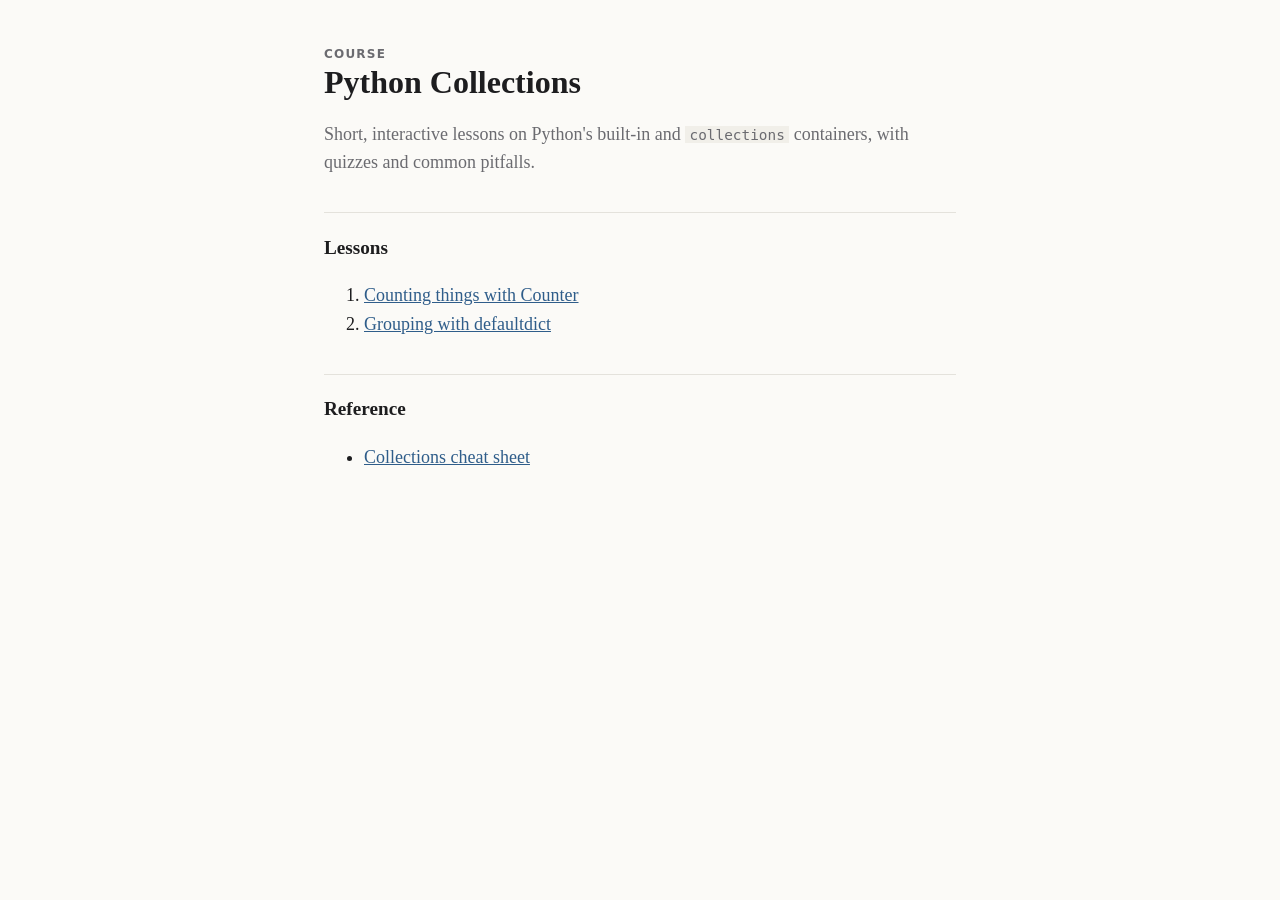
<file: index.html>
<!doctype html>
<html lang="en"><head><meta charset="utf-8"><meta name="viewport" content="width=device-width,initial-scale=1">
<title>Python Collections: Lessons</title><link rel="stylesheet" href="assets/style.css"></head>
<body><main>
<div class="kicker">Course</div>
<h1>Python Collections</h1>
<p class="lede">Short, interactive lessons on Python's built-in and <code>collections</code> containers, with quizzes and common pitfalls.</p>
<h2>Lessons</h2>
<ol>
<li><a href="lessons/0001-counting-with-counter.html">Counting things with Counter</a></li>
<li><a href="lessons/0002-grouping-with-defaultdict.html">Grouping with defaultdict</a></li>
</ol>
<h2>Reference</h2>
<ul><li><a href="reference/collections-cheatsheet.html">Collections cheat sheet</a></li></ul>
</main></body></html>
</file>
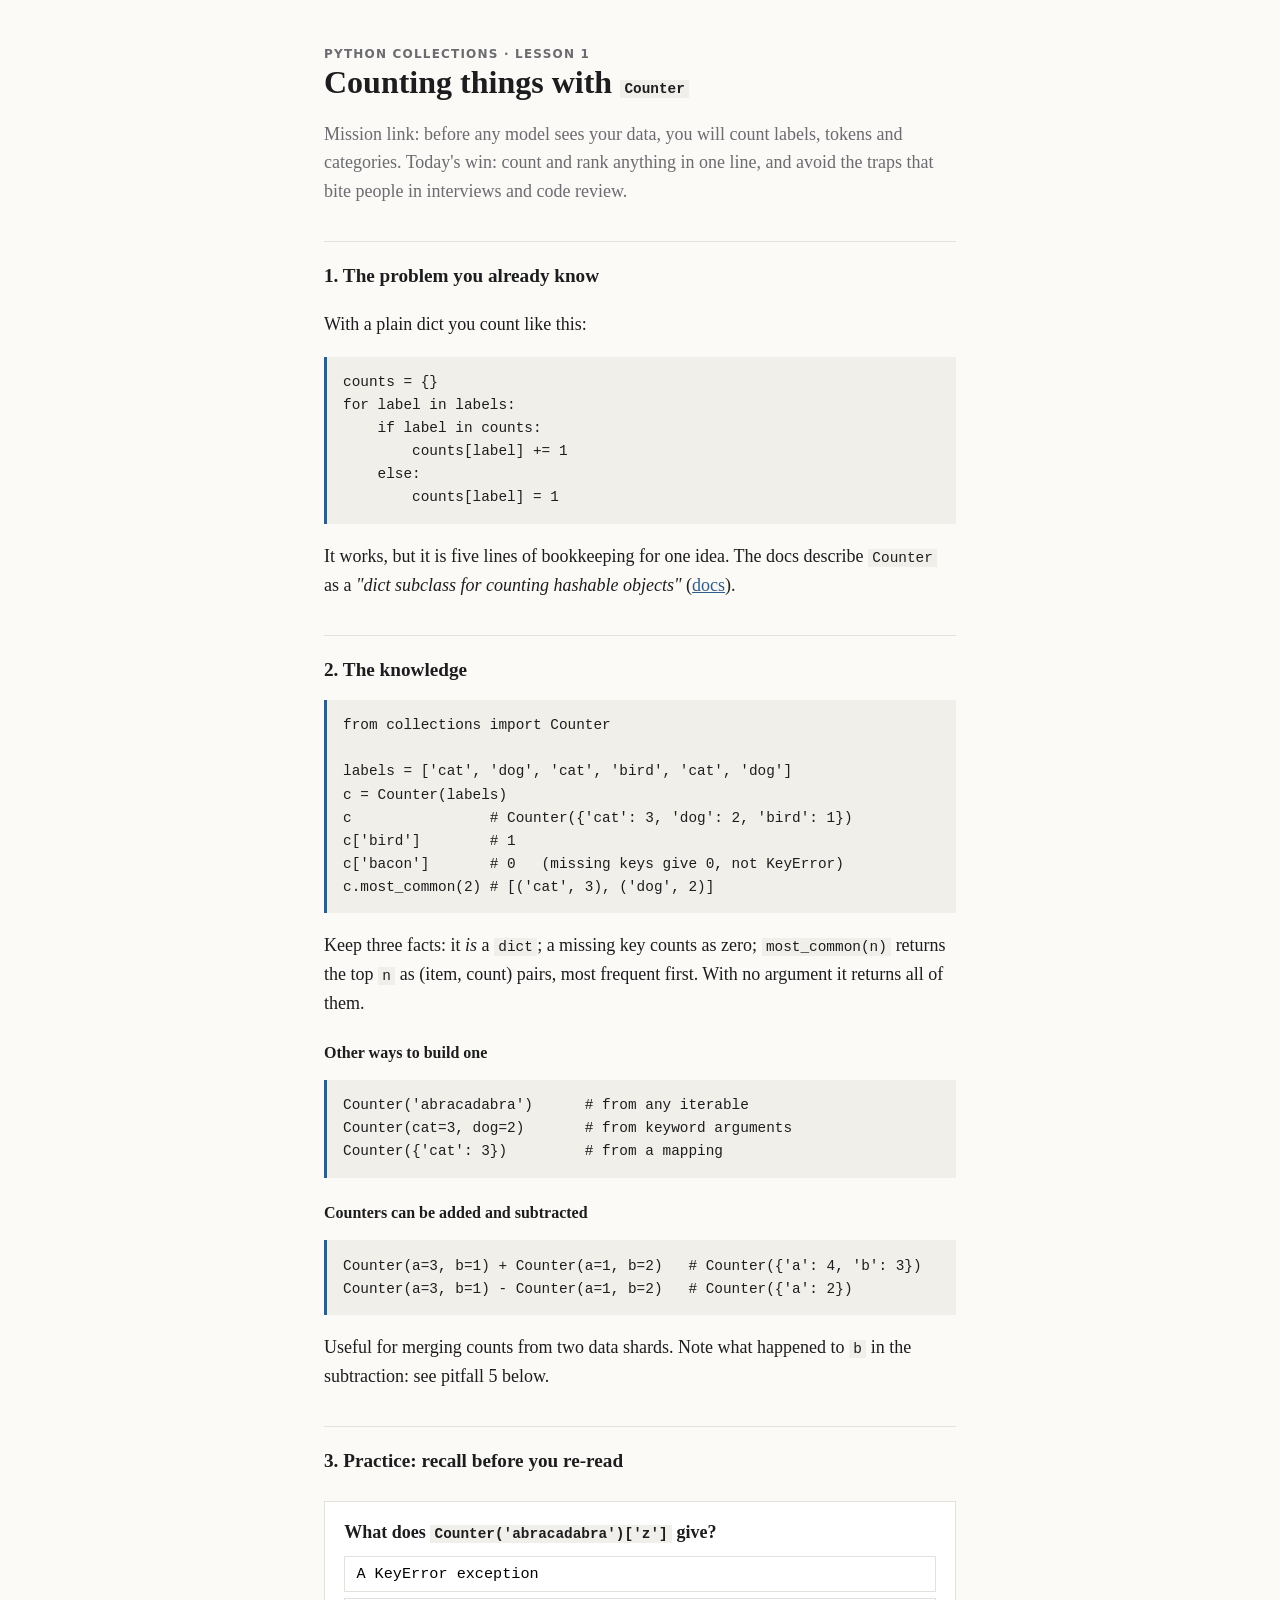
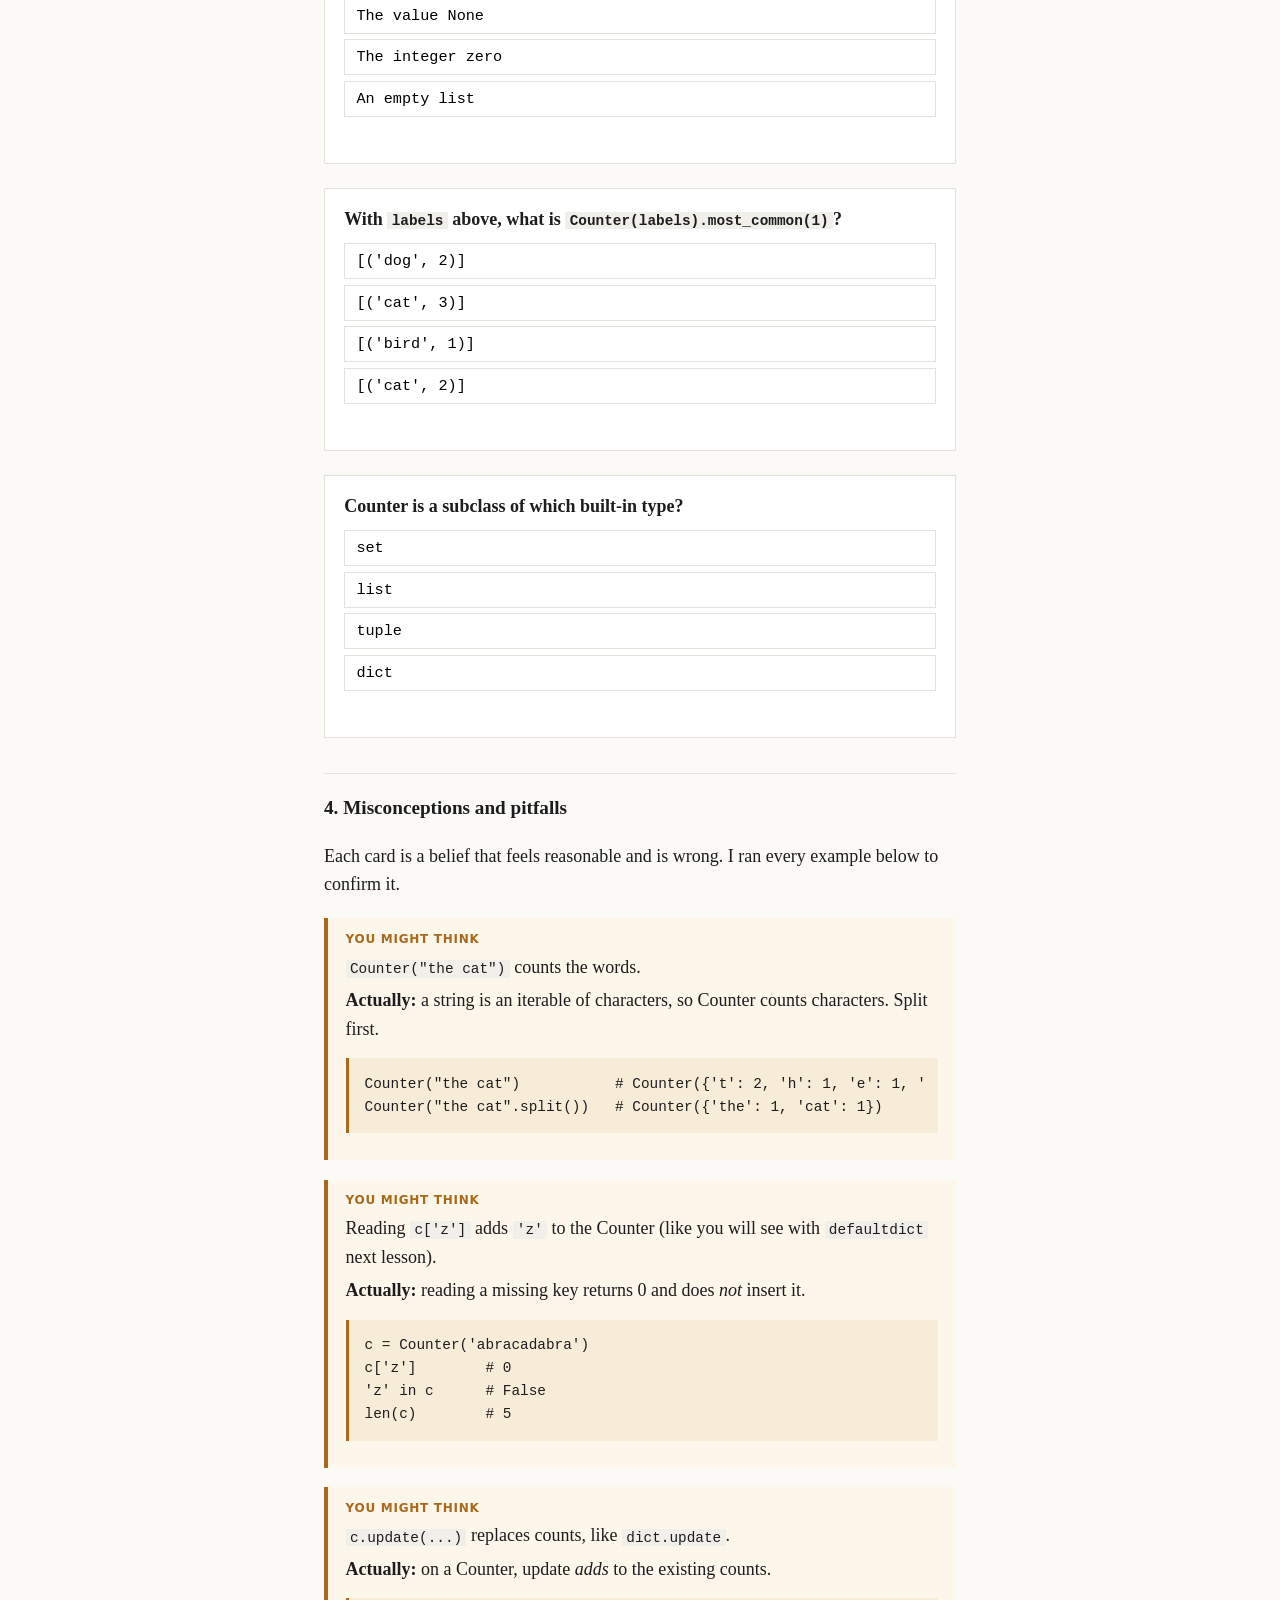
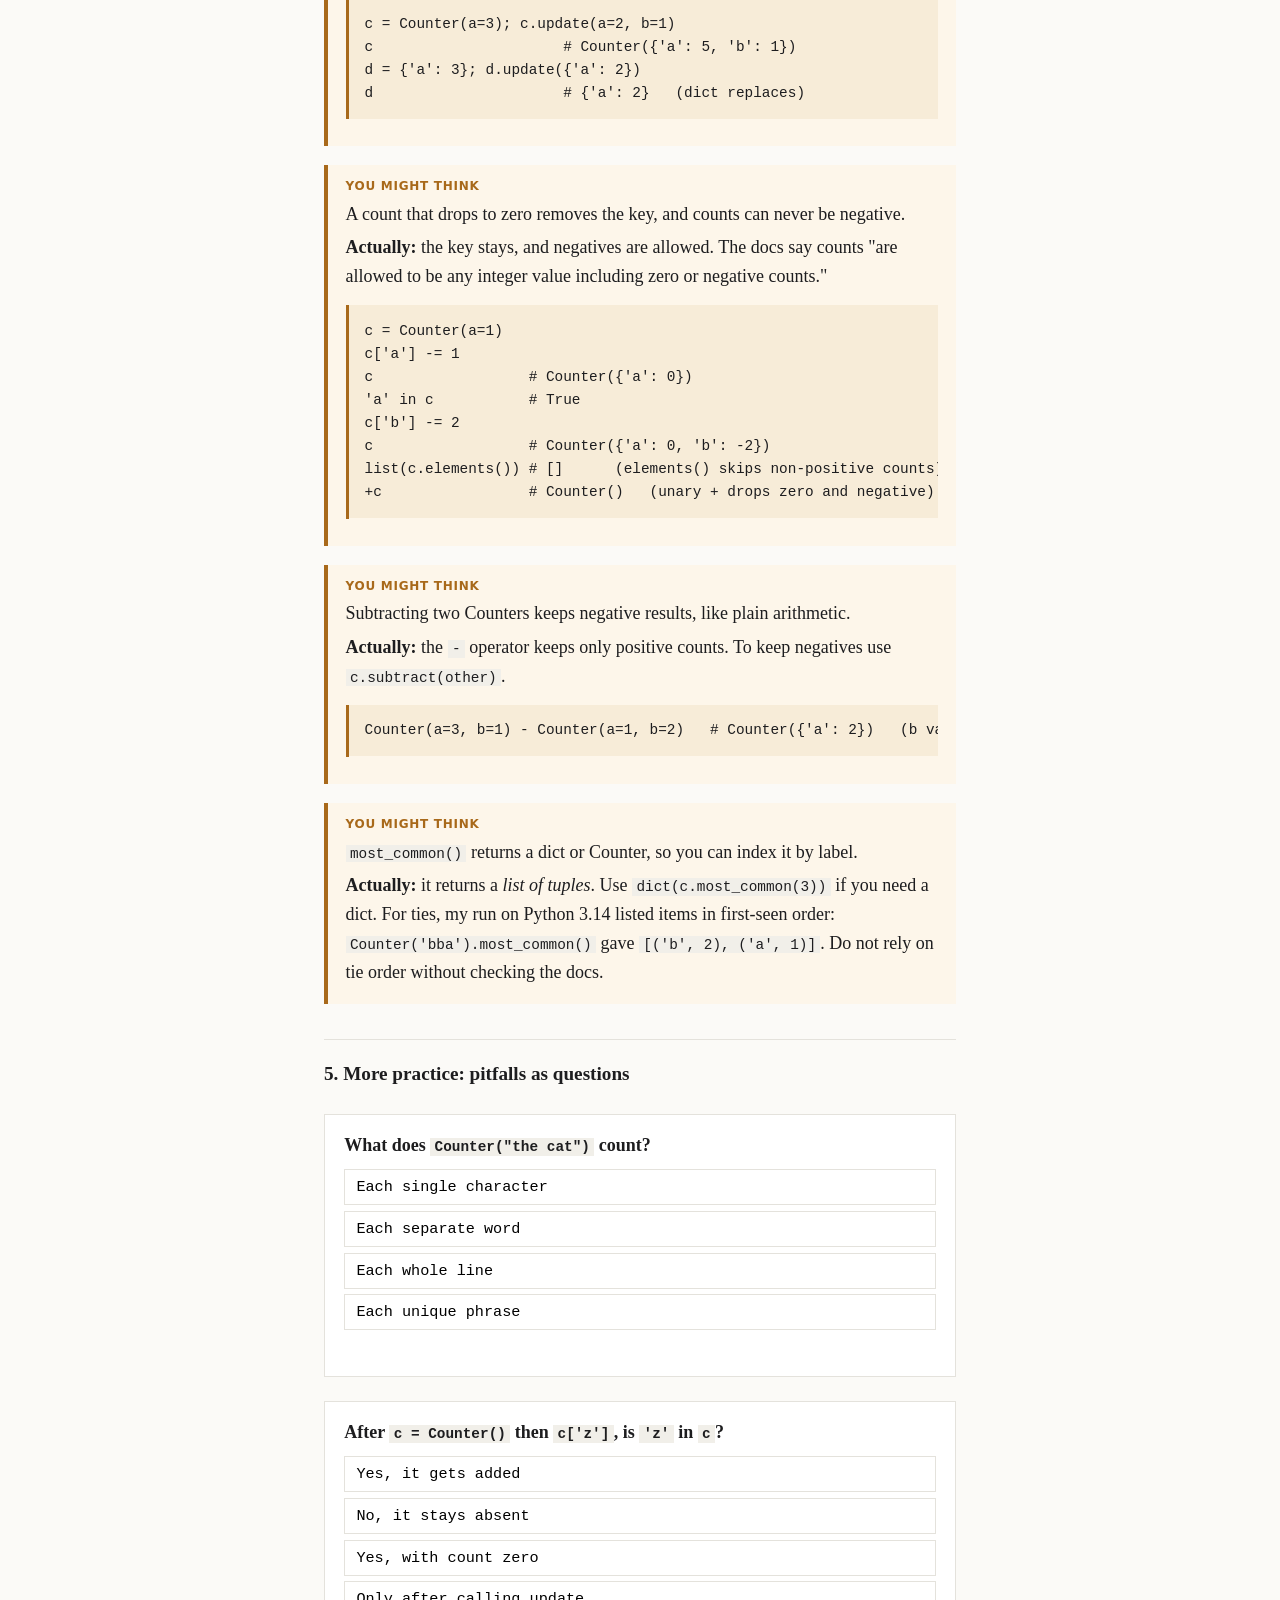
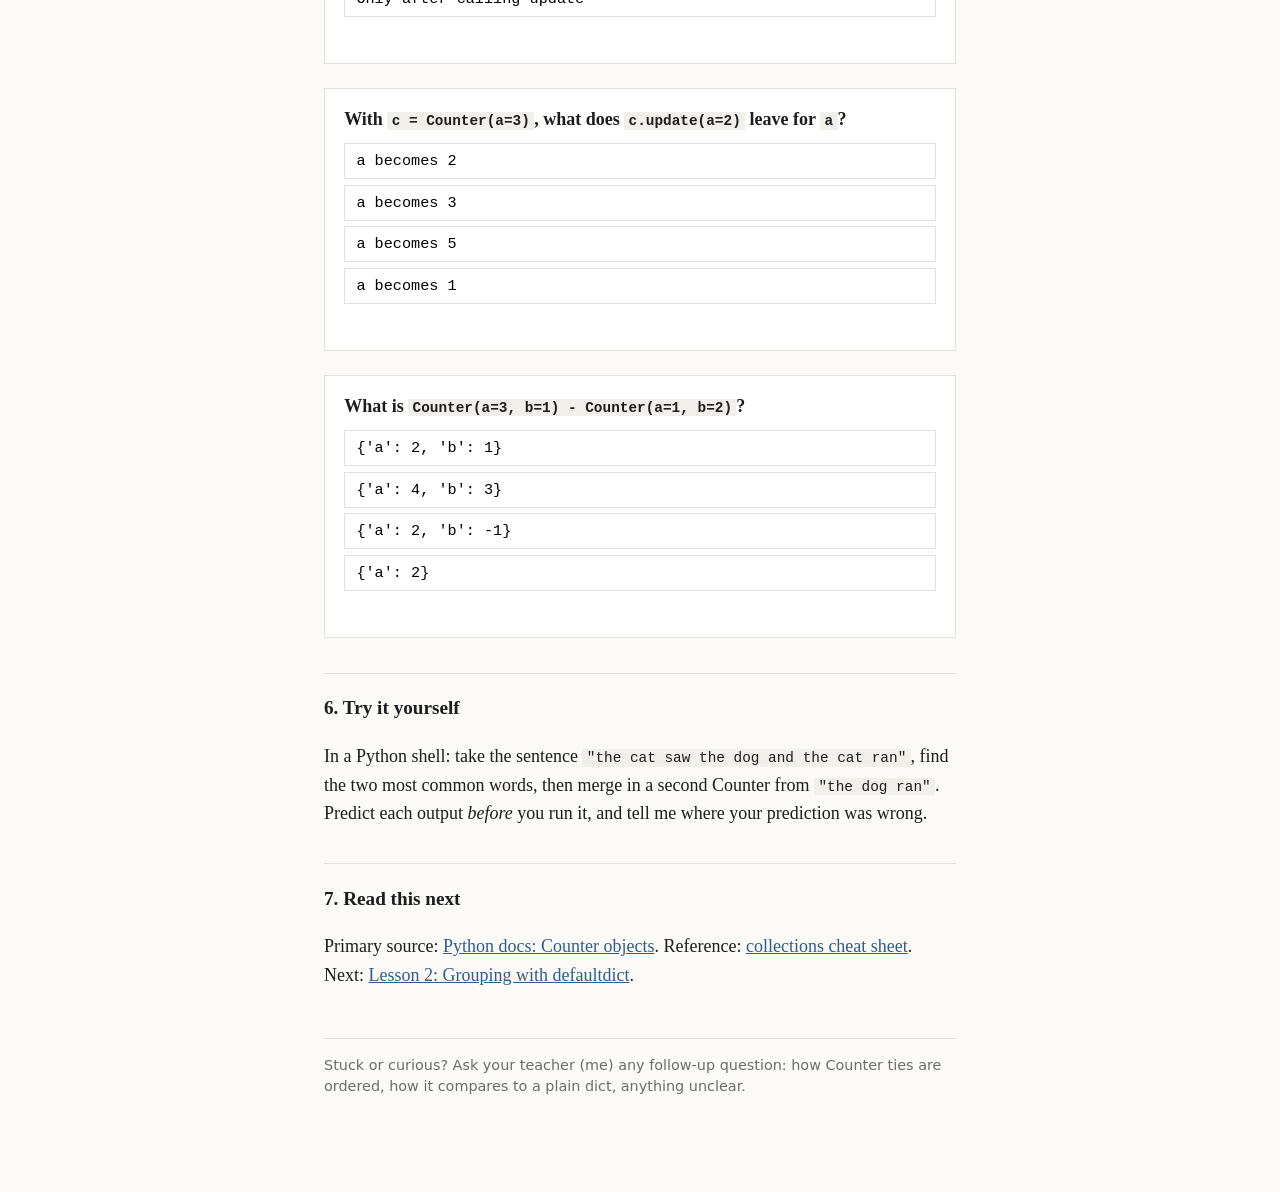
<file: lessons/0001-counting-with-counter.html>
<!doctype html>
<html lang="en"><head><meta charset="utf-8"><meta name="viewport" content="width=device-width,initial-scale=1">
<title>Lesson 1: Counting with Counter</title><link rel="stylesheet" href="../assets/style.css"></head>
<body><main>
<div class="kicker">Python Collections · Lesson 1</div>
<h1>Counting things with <code>Counter</code></h1>
<p class="lede">Mission link: before any model sees your data, you will count labels, tokens and categories. Today's win: count and rank anything in one line, and avoid the traps that bite people in interviews and code review.</p>

<h2>1. The problem you already know</h2>
<p>With a plain dict you count like this:</p>
<pre><code>counts = {}
for label in labels:
    if label in counts:
        counts[label] += 1
    else:
        counts[label] = 1</code></pre>
<p>It works, but it is five lines of bookkeeping for one idea. The docs describe <code>Counter</code> as a <em>"dict subclass for counting hashable objects"</em> (<a href="https://docs.python.org/3/library/collections.html#counter-objects">docs</a>).</p>

<h2>2. The knowledge</h2>
<pre><code>from collections import Counter

labels = ['cat', 'dog', 'cat', 'bird', 'cat', 'dog']
c = Counter(labels)
c                # Counter({'cat': 3, 'dog': 2, 'bird': 1})
c['bird']        # 1
c['bacon']       # 0   (missing keys give 0, not KeyError)
c.most_common(2) # [('cat', 3), ('dog', 2)]</code></pre>
<p>Keep three facts: it <em>is</em> a <code>dict</code>; a missing key counts as zero; <code>most_common(n)</code> returns the top <code>n</code> as (item, count) pairs, most frequent first. With no argument it returns all of them.</p>

<h3>Other ways to build one</h3>
<pre><code>Counter('abracadabra')      # from any iterable
Counter(cat=3, dog=2)       # from keyword arguments
Counter({'cat': 3})         # from a mapping</code></pre>

<h3>Counters can be added and subtracted</h3>
<pre><code>Counter(a=3, b=1) + Counter(a=1, b=2)   # Counter({'a': 4, 'b': 3})
Counter(a=3, b=1) - Counter(a=1, b=2)   # Counter({'a': 2})</code></pre>
<p>Useful for merging counts from two data shards. Note what happened to <code>b</code> in the subtraction: see pitfall 5 below.</p>

<h2>3. Practice: recall before you re-read</h2>
<div class="quiz" data-answer="2" data-explain="Counter returns 0 for missing keys.">
<p class="q">What does <code>Counter('abracadabra')['z']</code> give?</p>
<button>A KeyError exception</button><button>The value None</button><button>The integer zero</button><button>An empty list</button></div>

<div class="quiz" data-answer="1" data-explain="'cat' appears 3 times, the most of any label.">
<p class="q">With <code>labels</code> above, what is <code>Counter(labels).most_common(1)</code>?</p>
<button>[('dog', 2)]</button><button>[('cat', 3)]</button><button>[('bird', 1)]</button><button>[('cat', 2)]</button></div>

<div class="quiz" data-answer="3" data-explain="Counter subclasses dict, so dict methods like keys() and items() work.">
<p class="q">Counter is a subclass of which built-in type?</p>
<button>set</button><button>list</button><button>tuple</button><button>dict</button></div>

<h2>4. Misconceptions and pitfalls</h2>
<p>Each card is a belief that feels reasonable and is wrong. I ran every example below to confirm it.</p>

<div class="pitfall"><p class="think">You might think</p>
<p><code>Counter("the cat")</code> counts the words.</p>
<p><strong>Actually:</strong> a string is an iterable of characters, so Counter counts characters. Split first.</p>
<pre><code>Counter("the cat")           # Counter({'t': 2, 'h': 1, 'e': 1, ' ': 1, 'c': 1, 'a': 1})
Counter("the cat".split())   # Counter({'the': 1, 'cat': 1})</code></pre></div>

<div class="pitfall"><p class="think">You might think</p>
<p>Reading <code>c['z']</code> adds <code>'z'</code> to the Counter (like you will see with <code>defaultdict</code> next lesson).</p>
<p><strong>Actually:</strong> reading a missing key returns 0 and does <em>not</em> insert it.</p>
<pre><code>c = Counter('abracadabra')
c['z']        # 0
'z' in c      # False
len(c)        # 5</code></pre></div>

<div class="pitfall"><p class="think">You might think</p>
<p><code>c.update(...)</code> replaces counts, like <code>dict.update</code>.</p>
<p><strong>Actually:</strong> on a Counter, update <em>adds</em> to the existing counts.</p>
<pre><code>c = Counter(a=3); c.update(a=2, b=1)
c                      # Counter({'a': 5, 'b': 1})
d = {'a': 3}; d.update({'a': 2})
d                      # {'a': 2}   (dict replaces)</code></pre></div>

<div class="pitfall"><p class="think">You might think</p>
<p>A count that drops to zero removes the key, and counts can never be negative.</p>
<p><strong>Actually:</strong> the key stays, and negatives are allowed. The docs say counts "are allowed to be any integer value including zero or negative counts."</p>
<pre><code>c = Counter(a=1)
c['a'] -= 1
c                  # Counter({'a': 0})
'a' in c           # True
c['b'] -= 2
c                  # Counter({'a': 0, 'b': -2})
list(c.elements()) # []      (elements() skips non-positive counts)
+c                 # Counter()   (unary + drops zero and negative)</code></pre></div>

<div class="pitfall"><p class="think">You might think</p>
<p>Subtracting two Counters keeps negative results, like plain arithmetic.</p>
<p><strong>Actually:</strong> the <code>-</code> operator keeps only positive counts. To keep negatives use <code>c.subtract(other)</code>.</p>
<pre><code>Counter(a=3, b=1) - Counter(a=1, b=2)   # Counter({'a': 2})   (b vanished)</code></pre></div>

<div class="pitfall"><p class="think">You might think</p>
<p><code>most_common()</code> returns a dict or Counter, so you can index it by label.</p>
<p><strong>Actually:</strong> it returns a <em>list of tuples</em>. Use <code>dict(c.most_common(3))</code> if you need a dict. For ties, my run on Python 3.14 listed items in first-seen order: <code>Counter('bba').most_common()</code> gave <code>[('b', 2), ('a', 1)]</code>. Do not rely on tie order without checking the docs.</p></div>

<h2>5. More practice: pitfalls as questions</h2>
<div class="quiz" data-answer="0" data-explain="A string iterates over characters; call .split() to count words.">
<p class="q">What does <code>Counter("the cat")</code> count?</p>
<button>Each single character</button><button>Each separate word</button><button>Each whole line</button><button>Each unique phrase</button></div>

<div class="quiz" data-answer="1" data-explain="Reading a missing key returns 0 but never inserts it.">
<p class="q">After <code>c = Counter()</code> then <code>c['z']</code>, is <code>'z'</code> in <code>c</code>?</p>
<button>Yes, it gets added</button><button>No, it stays absent</button><button>Yes, with count zero</button><button>Only after calling update</button></div>

<div class="quiz" data-answer="2" data-explain="Counter.update adds counts: 3 + 2 = 5.">
<p class="q">With <code>c = Counter(a=3)</code>, what does <code>c.update(a=2)</code> leave for <code>a</code>?</p>
<button>a becomes 2</button><button>a becomes 3</button><button>a becomes 5</button><button>a becomes 1</button></div>

<div class="quiz" data-answer="3" data-explain="The - operator drops results that are zero or negative. Only a is left.">
<p class="q">What is <code>Counter(a=3, b=1) - Counter(a=1, b=2)</code>?</p>
<button>{'a': 2, 'b': 1}</button><button>{'a': 4, 'b': 3}</button><button>{'a': 2, 'b': -1}</button><button>{'a': 2}</button></div>

<h2>6. Try it yourself</h2>
<p>In a Python shell: take the sentence <code>"the cat saw the dog and the cat ran"</code>, find the two most common words, then merge in a second Counter from <code>"the dog ran"</code>. Predict each output <em>before</em> you run it, and tell me where your prediction was wrong.</p>

<h2>7. Read this next</h2>
<p>Primary source: <a href="https://docs.python.org/3/library/collections.html#counter-objects">Python docs: Counter objects</a>. Reference: <a href="../reference/collections-cheatsheet.html">collections cheat sheet</a>. Next: <a href="0002-grouping-with-defaultdict.html">Lesson 2: Grouping with defaultdict</a>.</p>
<p class="note">Stuck or curious? Ask your teacher (me) any follow-up question: how Counter ties are ordered, how it compares to a plain dict, anything unclear.</p>
</main><script src="../assets/quiz.js"></script></body></html>
</file>
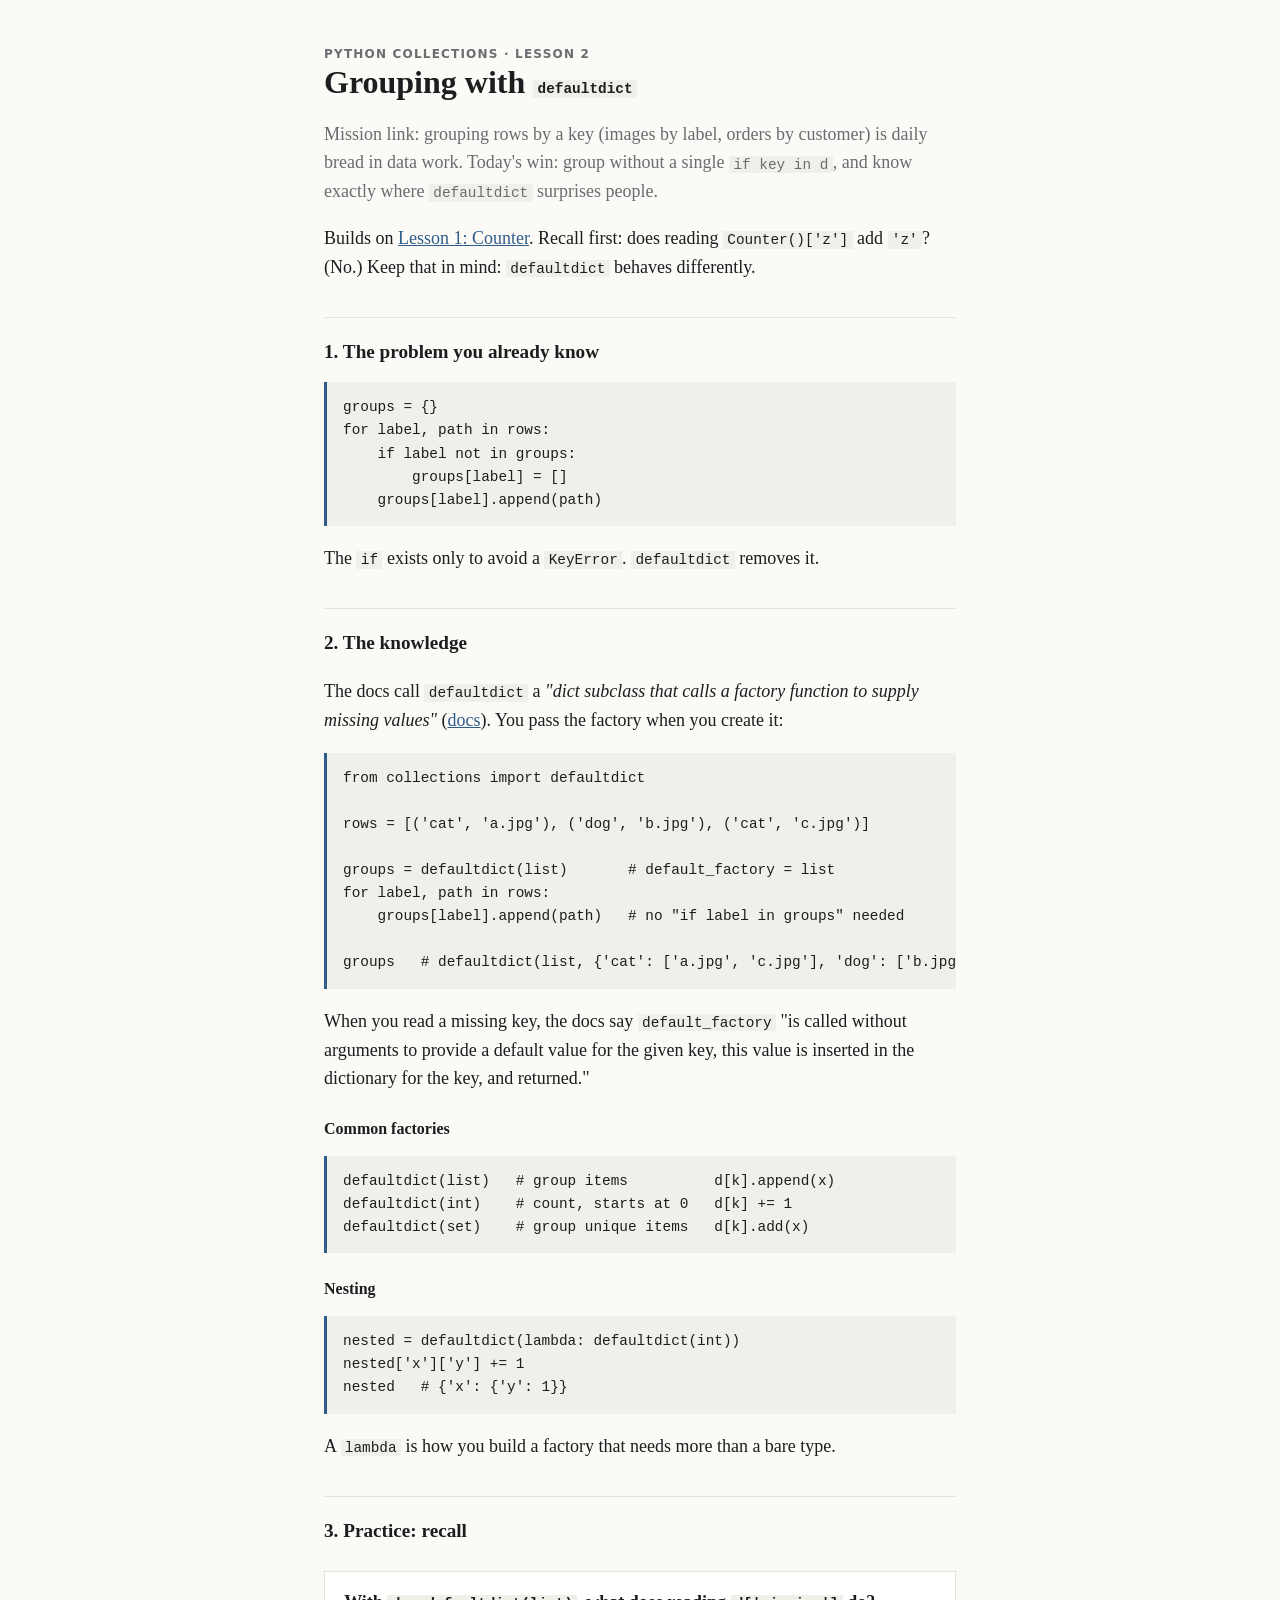
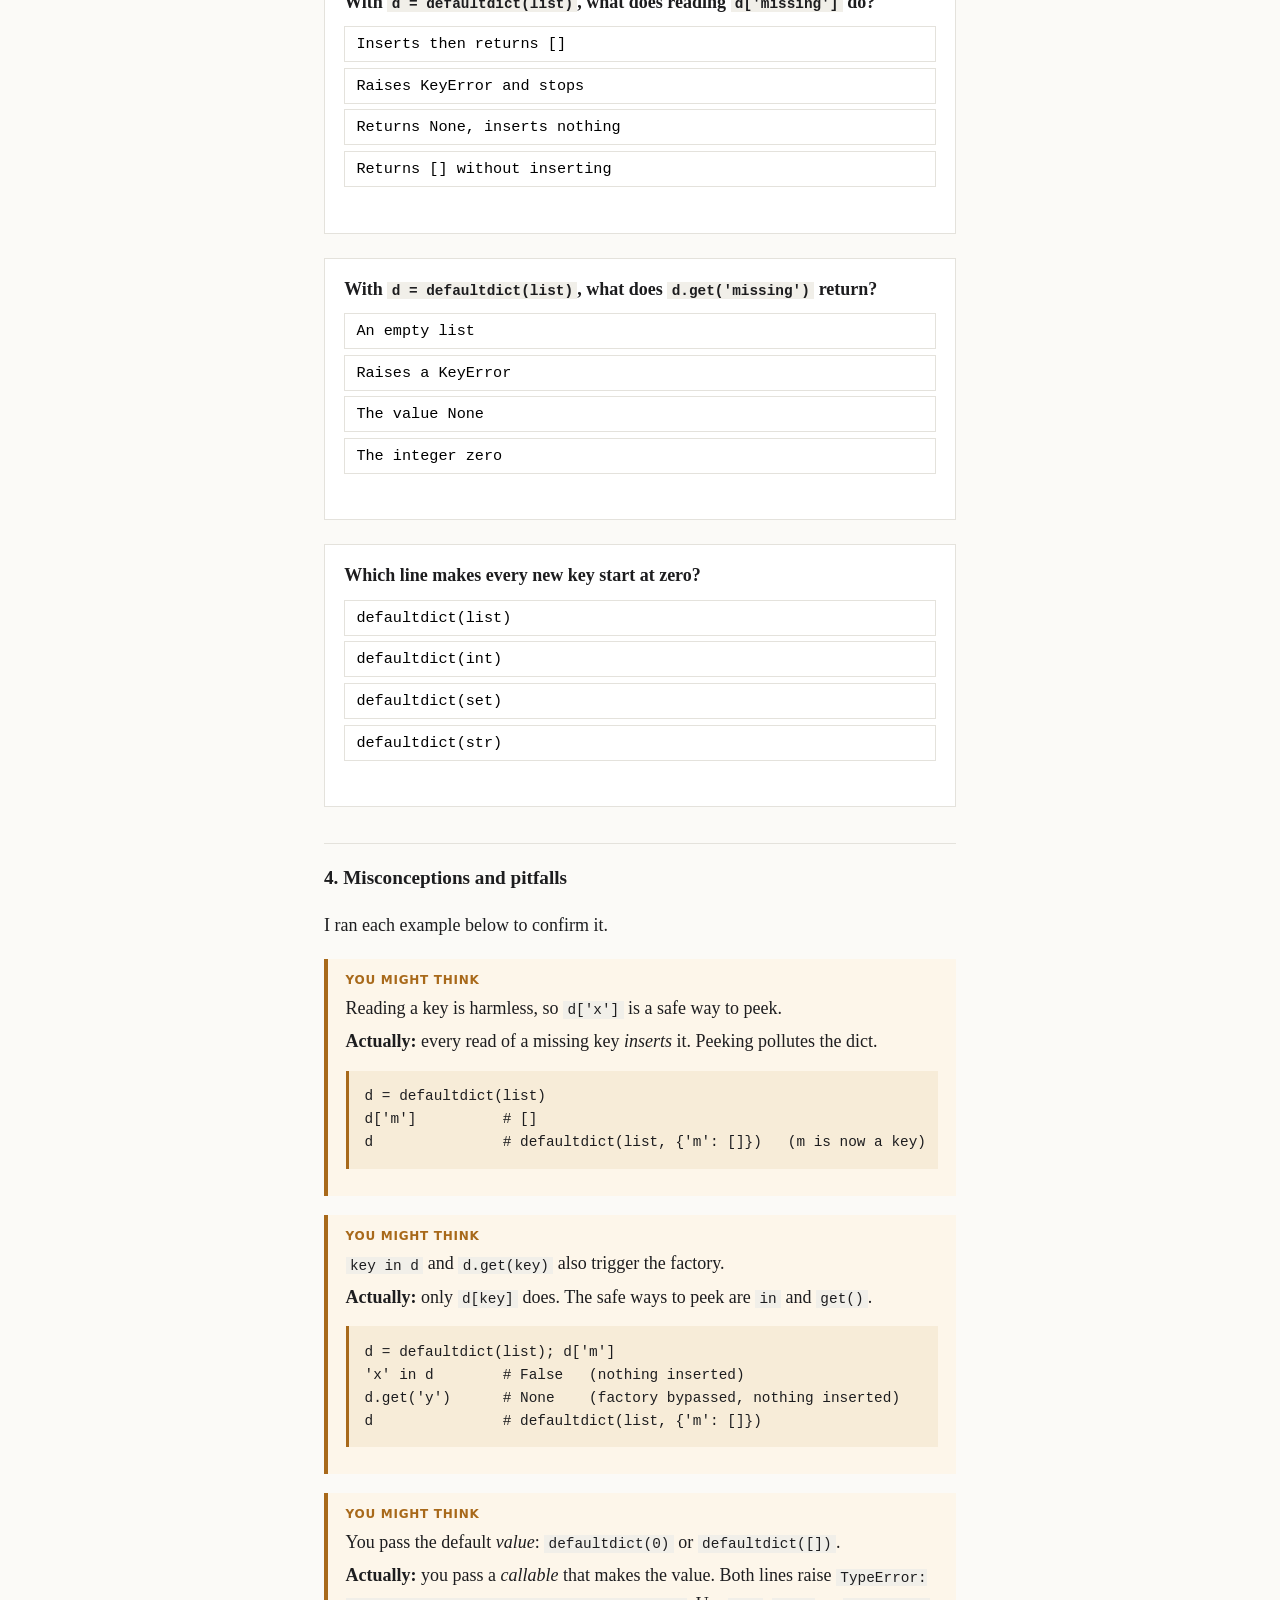
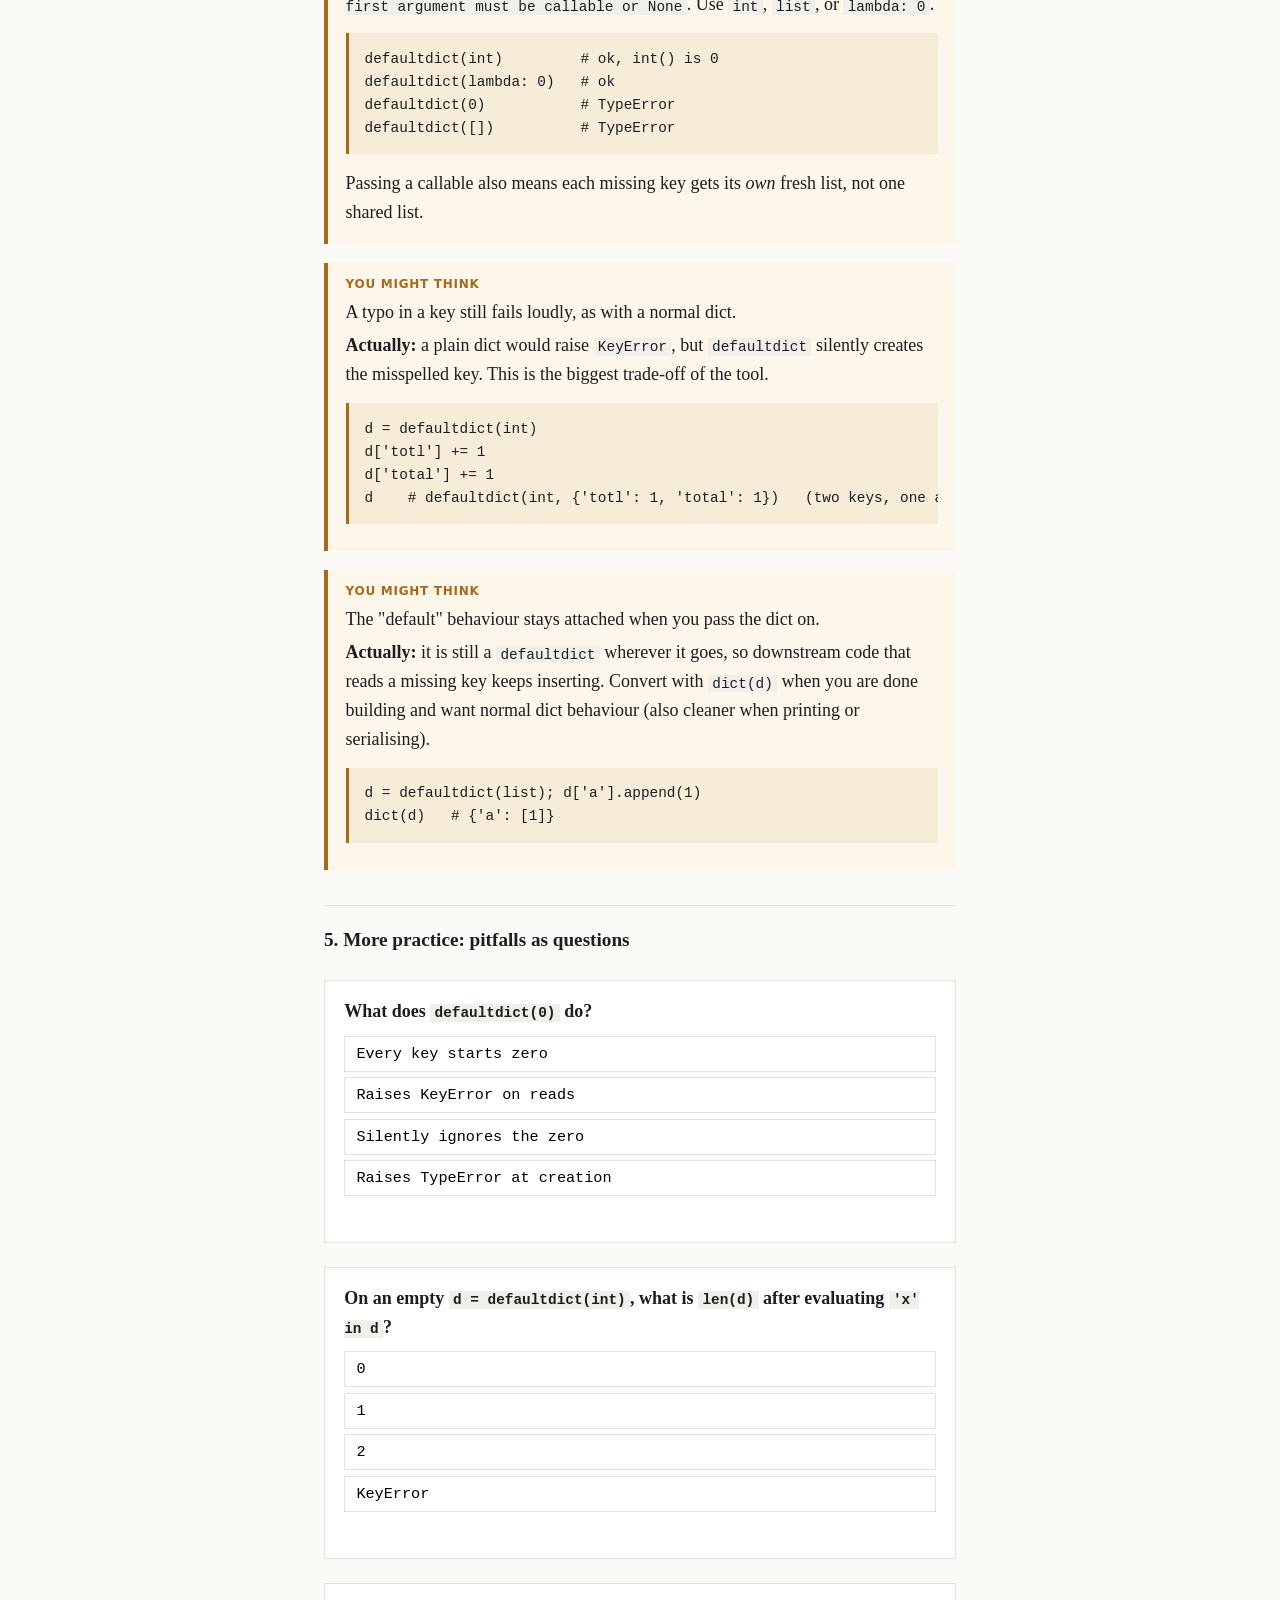
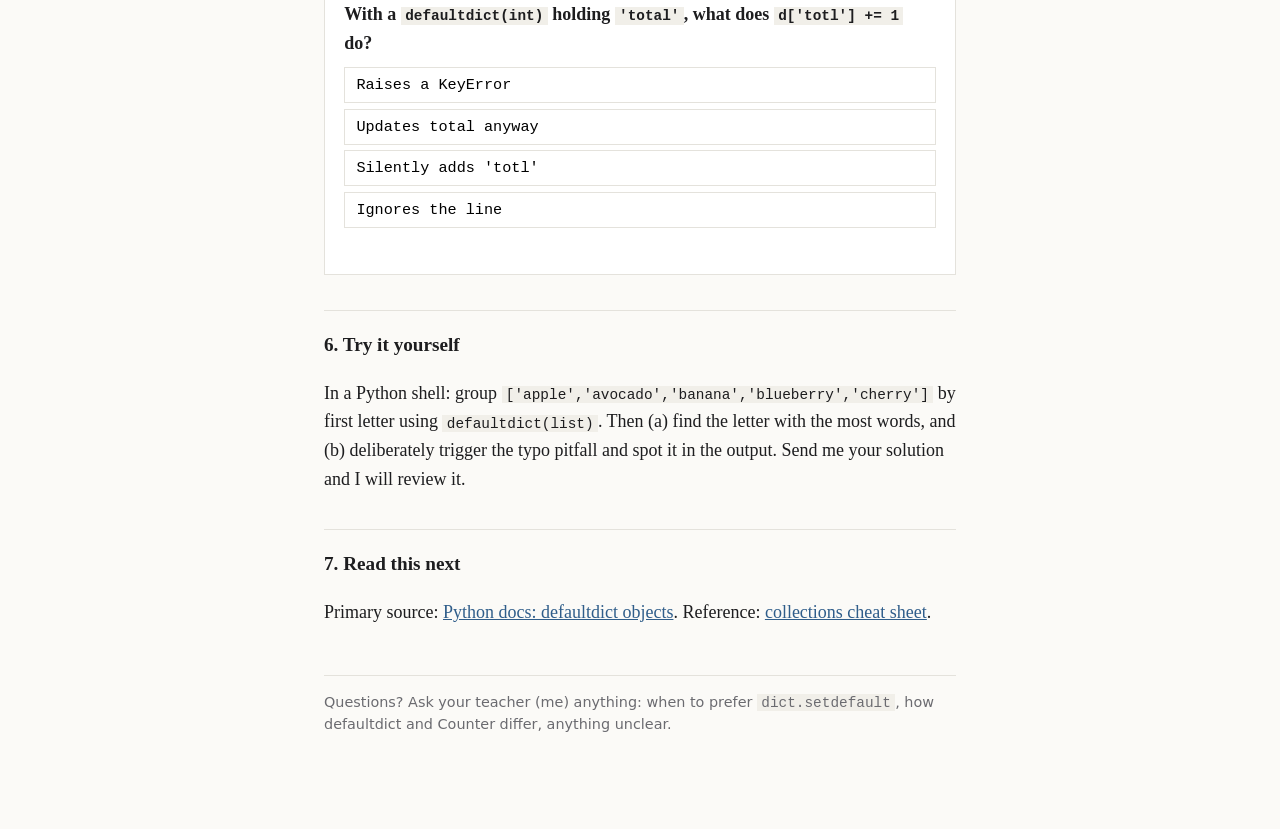
<file: lessons/0002-grouping-with-defaultdict.html>
<!doctype html>
<html lang="en"><head><meta charset="utf-8"><meta name="viewport" content="width=device-width,initial-scale=1">
<title>Lesson 2: Grouping with defaultdict</title><link rel="stylesheet" href="../assets/style.css"></head>
<body><main>
<div class="kicker">Python Collections · Lesson 2</div>
<h1>Grouping with <code>defaultdict</code></h1>
<p class="lede">Mission link: grouping rows by a key (images by label, orders by customer) is daily bread in data work. Today's win: group without a single <code>if key in d</code>, and know exactly where <code>defaultdict</code> surprises people.</p>
<p>Builds on <a href="0001-counting-with-counter.html">Lesson 1: Counter</a>. Recall first: does reading <code>Counter()['z']</code> add <code>'z'</code>? (No.) Keep that in mind: <code>defaultdict</code> behaves differently.</p>

<h2>1. The problem you already know</h2>
<pre><code>groups = {}
for label, path in rows:
    if label not in groups:
        groups[label] = []
    groups[label].append(path)</code></pre>
<p>The <code>if</code> exists only to avoid a <code>KeyError</code>. <code>defaultdict</code> removes it.</p>

<h2>2. The knowledge</h2>
<p>The docs call <code>defaultdict</code> a <em>"dict subclass that calls a factory function to supply missing values"</em> (<a href="https://docs.python.org/3/library/collections.html#defaultdict-objects">docs</a>). You pass the factory when you create it:</p>
<pre><code>from collections import defaultdict

rows = [('cat', 'a.jpg'), ('dog', 'b.jpg'), ('cat', 'c.jpg')]

groups = defaultdict(list)       # default_factory = list
for label, path in rows:
    groups[label].append(path)   # no "if label in groups" needed

groups   # defaultdict(list, {'cat': ['a.jpg', 'c.jpg'], 'dog': ['b.jpg']})</code></pre>
<p>When you read a missing key, the docs say <code>default_factory</code> "is called without arguments to provide a default value for the given key, this value is inserted in the dictionary for the key, and returned."</p>

<h3>Common factories</h3>
<pre><code>defaultdict(list)   # group items          d[k].append(x)
defaultdict(int)    # count, starts at 0   d[k] += 1
defaultdict(set)    # group unique items   d[k].add(x)</code></pre>

<h3>Nesting</h3>
<pre><code>nested = defaultdict(lambda: defaultdict(int))
nested['x']['y'] += 1
nested   # {'x': {'y': 1}}</code></pre>
<p>A <code>lambda</code> is how you build a factory that needs more than a bare type.</p>

<h2>3. Practice: recall</h2>
<div class="quiz" data-answer="0" data-explain="The factory result is inserted, then returned.">
<p class="q">With <code>d = defaultdict(list)</code>, what does reading <code>d['missing']</code> do?</p>
<button>Inserts then returns []</button><button>Raises KeyError and stops</button><button>Returns None, inserts nothing</button><button>Returns [] without inserting</button></div>

<div class="quiz" data-answer="2" data-explain="get() bypasses the factory, so it behaves like a normal dict.">
<p class="q">With <code>d = defaultdict(list)</code>, what does <code>d.get('missing')</code> return?</p>
<button>An empty list</button><button>Raises a KeyError</button><button>The value None</button><button>The integer zero</button></div>

<div class="quiz" data-answer="1" data-explain="int() returns 0, so every new key starts at zero.">
<p class="q">Which line makes every new key start at zero?</p>
<button>defaultdict(list)</button><button>defaultdict(int)</button><button>defaultdict(set)</button><button>defaultdict(str)</button></div>

<h2>4. Misconceptions and pitfalls</h2>
<p>I ran each example below to confirm it.</p>

<div class="pitfall"><p class="think">You might think</p>
<p>Reading a key is harmless, so <code>d['x']</code> is a safe way to peek.</p>
<p><strong>Actually:</strong> every read of a missing key <em>inserts</em> it. Peeking pollutes the dict.</p>
<pre><code>d = defaultdict(list)
d['m']          # []
d               # defaultdict(list, {'m': []})   (m is now a key)</code></pre></div>

<div class="pitfall"><p class="think">You might think</p>
<p><code>key in d</code> and <code>d.get(key)</code> also trigger the factory.</p>
<p><strong>Actually:</strong> only <code>d[key]</code> does. The safe ways to peek are <code>in</code> and <code>get()</code>.</p>
<pre><code>d = defaultdict(list); d['m']
'x' in d        # False   (nothing inserted)
d.get('y')      # None    (factory bypassed, nothing inserted)
d               # defaultdict(list, {'m': []})</code></pre></div>

<div class="pitfall"><p class="think">You might think</p>
<p>You pass the default <em>value</em>: <code>defaultdict(0)</code> or <code>defaultdict([])</code>.</p>
<p><strong>Actually:</strong> you pass a <em>callable</em> that makes the value. Both lines raise <code>TypeError: first argument must be callable or None</code>. Use <code>int</code>, <code>list</code>, or <code>lambda: 0</code>.</p>
<pre><code>defaultdict(int)         # ok, int() is 0
defaultdict(lambda: 0)   # ok
defaultdict(0)           # TypeError
defaultdict([])          # TypeError</code></pre>
<p>Passing a callable also means each missing key gets its <em>own</em> fresh list, not one shared list.</p></div>

<div class="pitfall"><p class="think">You might think</p>
<p>A typo in a key still fails loudly, as with a normal dict.</p>
<p><strong>Actually:</strong> a plain dict would raise <code>KeyError</code>, but <code>defaultdict</code> silently creates the misspelled key. This is the biggest trade-off of the tool.</p>
<pre><code>d = defaultdict(int)
d['totl'] += 1
d['total'] += 1
d    # defaultdict(int, {'totl': 1, 'total': 1})   (two keys, one a typo)</code></pre></div>

<div class="pitfall"><p class="think">You might think</p>
<p>The "default" behaviour stays attached when you pass the dict on.</p>
<p><strong>Actually:</strong> it is still a <code>defaultdict</code> wherever it goes, so downstream code that reads a missing key keeps inserting. Convert with <code>dict(d)</code> when you are done building and want normal dict behaviour (also cleaner when printing or serialising).</p>
<pre><code>d = defaultdict(list); d['a'].append(1)
dict(d)   # {'a': [1]}</code></pre></div>

<h2>5. More practice: pitfalls as questions</h2>
<div class="quiz" data-answer="3" data-explain="The first argument must be a callable (or None), so the error is a TypeError raised at creation.">
<p class="q">What does <code>defaultdict(0)</code> do?</p>
<button>Every key starts zero</button><button>Raises KeyError on reads</button><button>Silently ignores the zero</button><button>Raises TypeError at creation</button></div>

<div class="quiz" data-answer="0" data-explain="The in operator never calls the factory, so nothing is inserted.">
<p class="q">On an empty <code>d = defaultdict(int)</code>, what is <code>len(d)</code> after evaluating <code>'x' in d</code>?</p>
<button>0</button><button>1</button><button>2</button><button>KeyError</button></div>

<div class="quiz" data-answer="2" data-explain="defaultdict creates 'totl' with count 1 and says nothing. A plain dict would have raised KeyError.">
<p class="q">With a <code>defaultdict(int)</code> holding <code>'total'</code>, what does <code>d['totl'] += 1</code> do?</p>
<button>Raises a KeyError</button><button>Updates total anyway</button><button>Silently adds 'totl'</button><button>Ignores the line</button></div>

<h2>6. Try it yourself</h2>
<p>In a Python shell: group <code>['apple','avocado','banana','blueberry','cherry']</code> by first letter using <code>defaultdict(list)</code>. Then (a) find the letter with the most words, and (b) deliberately trigger the typo pitfall and spot it in the output. Send me your solution and I will review it.</p>

<h2>7. Read this next</h2>
<p>Primary source: <a href="https://docs.python.org/3/library/collections.html#defaultdict-objects">Python docs: defaultdict objects</a>. Reference: <a href="../reference/collections-cheatsheet.html">collections cheat sheet</a>.</p>
<p class="note">Questions? Ask your teacher (me) anything: when to prefer <code>dict.setdefault</code>, how defaultdict and Counter differ, anything unclear.</p>
</main><script src="../assets/quiz.js"></script></body></html>
</file>
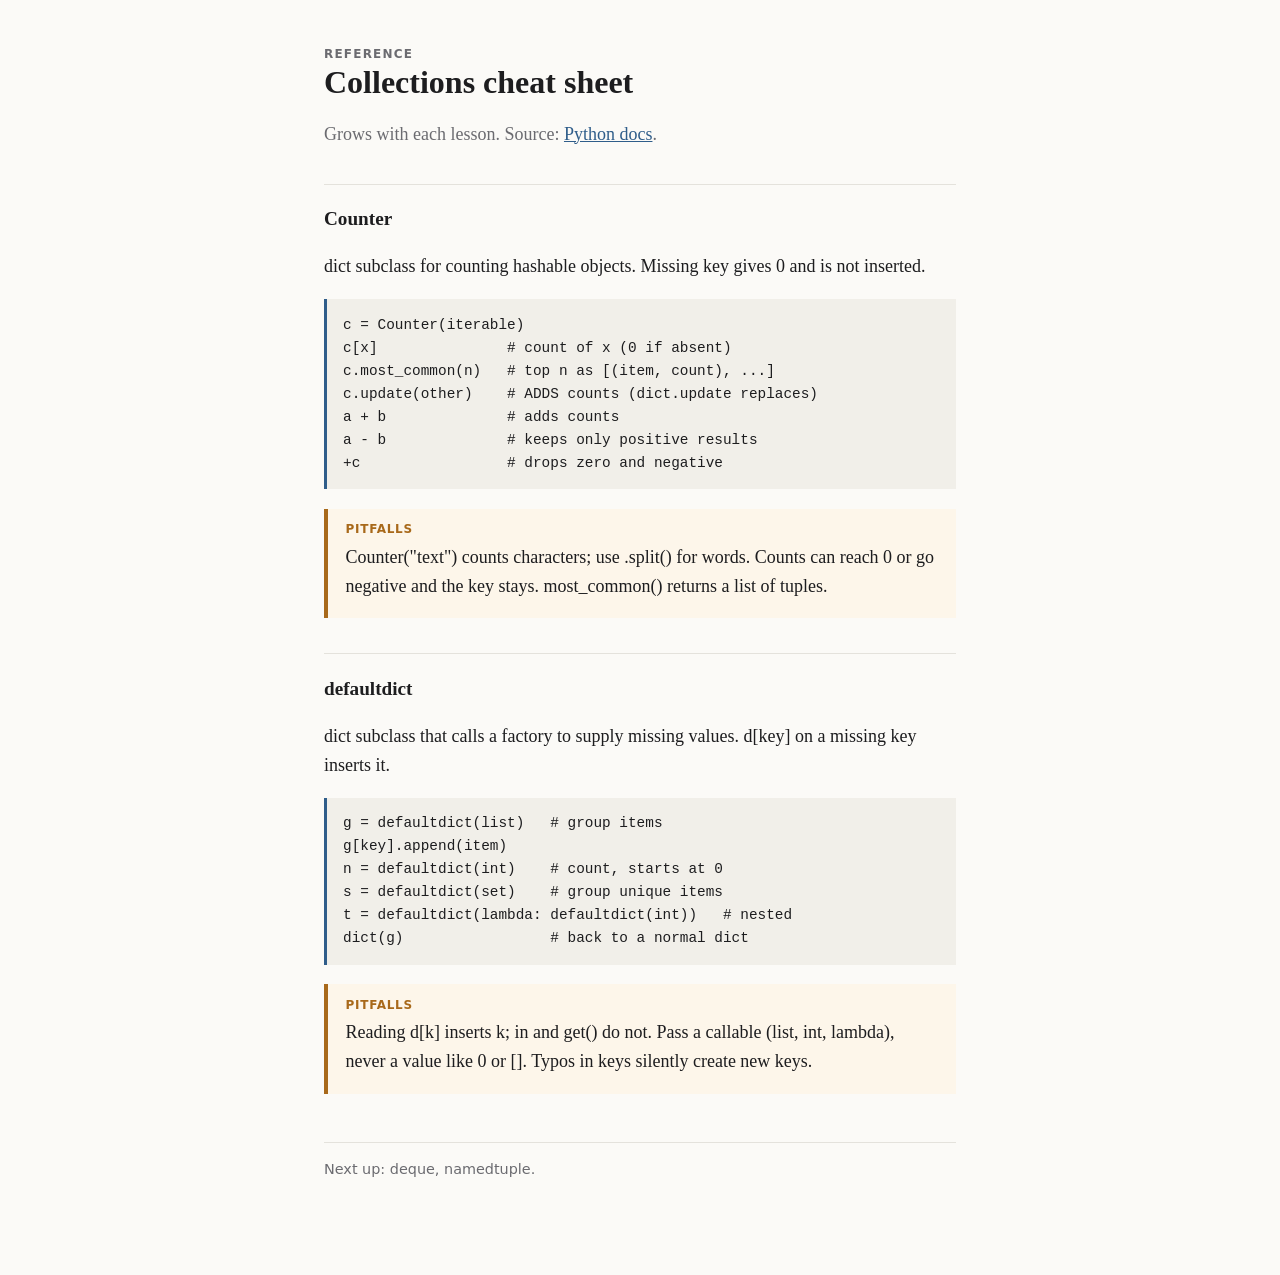
<file: reference/collections-cheatsheet.html>
<!doctype html>
<html lang="en"><head><meta charset="utf-8"><title>Collections cheat sheet</title><link rel="stylesheet" href="../assets/style.css"></head>
<body><main>
<div class="kicker">Reference</div><h1>Collections cheat sheet</h1>
<p class="lede">Grows with each lesson. Source: <a href="https://docs.python.org/3/library/collections.html">Python docs</a>.</p>

<h2>Counter</h2>
<p>dict subclass for counting hashable objects. Missing key gives 0 and is not inserted.</p>
<pre><code>c = Counter(iterable)
c[x]               # count of x (0 if absent)
c.most_common(n)   # top n as [(item, count), ...]
c.update(other)    # ADDS counts (dict.update replaces)
a + b              # adds counts
a - b              # keeps only positive results
+c                 # drops zero and negative</code></pre>
<div class="pitfall"><p class="think">Pitfalls</p>
<p>Counter("text") counts characters; use .split() for words. Counts can reach 0 or go negative and the key stays. most_common() returns a list of tuples.</p></div>

<h2>defaultdict</h2>
<p>dict subclass that calls a factory to supply missing values. d[key] on a missing key inserts it.</p>
<pre><code>g = defaultdict(list)   # group items
g[key].append(item)
n = defaultdict(int)    # count, starts at 0
s = defaultdict(set)    # group unique items
t = defaultdict(lambda: defaultdict(int))   # nested
dict(g)                 # back to a normal dict</code></pre>
<div class="pitfall"><p class="think">Pitfalls</p>
<p>Reading d[k] inserts k; in and get() do not. Pass a callable (list, int, lambda), never a value like 0 or []. Typos in keys silently create new keys.</p></div>

<p class="note">Next up: deque, namedtuple.</p>
</main></body></html>
</file>
<file: assets/style.css>
:root{--ink:#1d1d1f;--muted:#6b6b70;--rule:#e4e2dc;--bg:#fbfaf7;--accent:#2f5d8a;--ok:#2e7d4f;--bad:#b3402f;--warn:#a8691a}
*{box-sizing:border-box}
body{margin:0;background:var(--bg);color:var(--ink);font:18px/1.6 Georgia,"Iowan Old Style",serif}
main{max-width:42rem;margin:0 auto;padding:3rem 1.25rem 5rem}
h1{font-size:2rem;line-height:1.2;margin:.2rem 0 .5rem}
h2{font-size:1.2rem;margin:2.2rem 0 .5rem;border-top:1px solid var(--rule);padding-top:1.2rem}
h3{font-size:1rem;margin:1.4rem 0 .3rem}
.kicker{font:600 .75rem/1 system-ui,sans-serif;letter-spacing:.1em;text-transform:uppercase;color:var(--muted)}
.lede{color:var(--muted)}
code,pre{font-family:ui-monospace,Consolas,monospace;font-size:.9rem}
pre{background:#f1efe9;padding:.9rem 1rem;overflow:auto;border-left:3px solid var(--accent)}
code{background:#f1efe9;padding:.05em .3em}
pre code{background:none;padding:0}
a{color:var(--accent)}
.note{font:.9rem/1.5 system-ui,sans-serif;color:var(--muted);border-top:1px solid var(--rule);margin-top:3rem;padding-top:1rem}
.pitfall{margin:1.2rem 0;padding:.8rem 1.1rem;border-left:4px solid var(--warn);background:#fdf6ea}
.pitfall .think{font:600 .75rem/1.4 system-ui,sans-serif;letter-spacing:.06em;text-transform:uppercase;color:var(--warn);margin:0 0 .2rem}
.pitfall p{margin:.3rem 0}
.pitfall pre{background:#f7ecd8;border-left-color:var(--warn)}
.quiz{margin:1.5rem 0;padding:1rem 1.2rem;border:1px solid var(--rule);background:#fff}
.quiz .q{font-weight:bold;margin:0 0 .6rem}
.quiz button{display:block;width:100%;text-align:left;margin:.35rem 0;padding:.5rem .7rem;font:.95rem ui-monospace,Consolas,monospace;background:#fff;border:1px solid var(--rule);cursor:pointer}
.quiz button:hover:not(:disabled){border-color:var(--accent)}
.quiz button.right{border-color:var(--ok);background:#eaf5ee}
.quiz button.wrong{border-color:var(--bad);background:#fbecea}
.quiz .fb{font:.9rem/1.5 system-ui,sans-serif;margin:.6rem 0 0;min-height:1.4em}
@media print{body{background:#fff;font-size:12pt}.quiz button{border:1px solid #999}}
</file>
